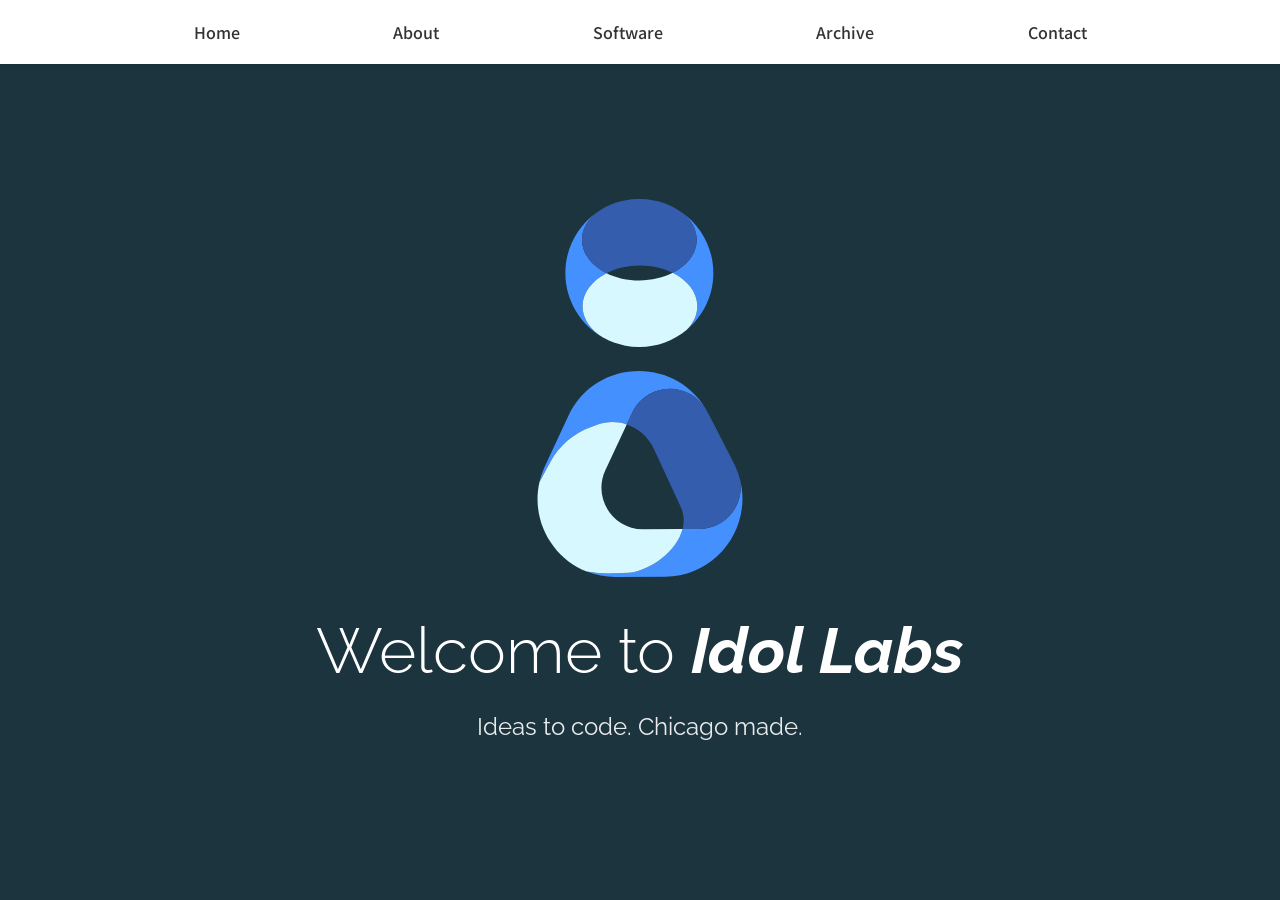
<file: index.html>
<!DOCTYPE html>
<html lang="en">
<head>
    <meta charset="UTF-8">
    <meta name="viewport" content="width=device-width, initial-scale=1.0">
    <title>Idol Labs</title>
    <link rel="preconnect" href="https://fonts.googleapis.com">
    <link rel="preconnect" href="https://fonts.gstatic.com" crossorigin>
    <link href="https://fonts.googleapis.com/css2?family=Noto+Sans+JP:wght@100..900&family=Raleway:ital,wght@0,100..900;1,100..900&display=swap" rel="stylesheet">
    <link rel="stylesheet" href="styles.css">
</head>
<body class="home">
    <header>
        <nav>
            <input
                type="checkbox"
                id="site-nav-toggle"
                class="site-nav-toggle"
            >
            <label
                for="site-nav-toggle"
                class="hamburger"
                aria-label="Menu"
            >
                <span></span>
                <span></span>
                <span></span>
            </label>
            <div class="nav-links">
                <a href="#">Home</a>
                <a href="about.html">About</a>
                <div class="nav-dropdown">
                    <input
                        type="checkbox"
                        id="software-nav-toggle"
                        class="software-nav-toggle"
                    >
                    <label
                        for="software-nav-toggle"
                        class="nav-dropdown-mobile-trigger"
                    >
                        Software
                    </label>
                    <button
                        type="button"
                        class="nav-dropdown-desktop-trigger"
                    >
                        Software
                    </button>
                    <div class="nav-dropdown-panel">
                        <a href="rhyme-offline/index.html">Rhyme Offline</a>
                    </div>
                </div>
                <a href="archive.html">Archive</a>
                <a href="contact.html">Contact</a>
            </div>
        </nav>
    </header>
    <div id="body-container">
        <div class="home-logo">
            <img
                src="images/idollabslogo.svg"
                alt="Idol Labs logo"
                class="home-logo-image"
            >
        </div>
        <div>
            <h1>Welcome to <span class="idol-labs-text">Idol Labs</span></h1>
        </div>
        <div>
            <h2>Ideas to code. Chicago made.</h2>
        </div>
    </div>
</body>
</html>
</file>
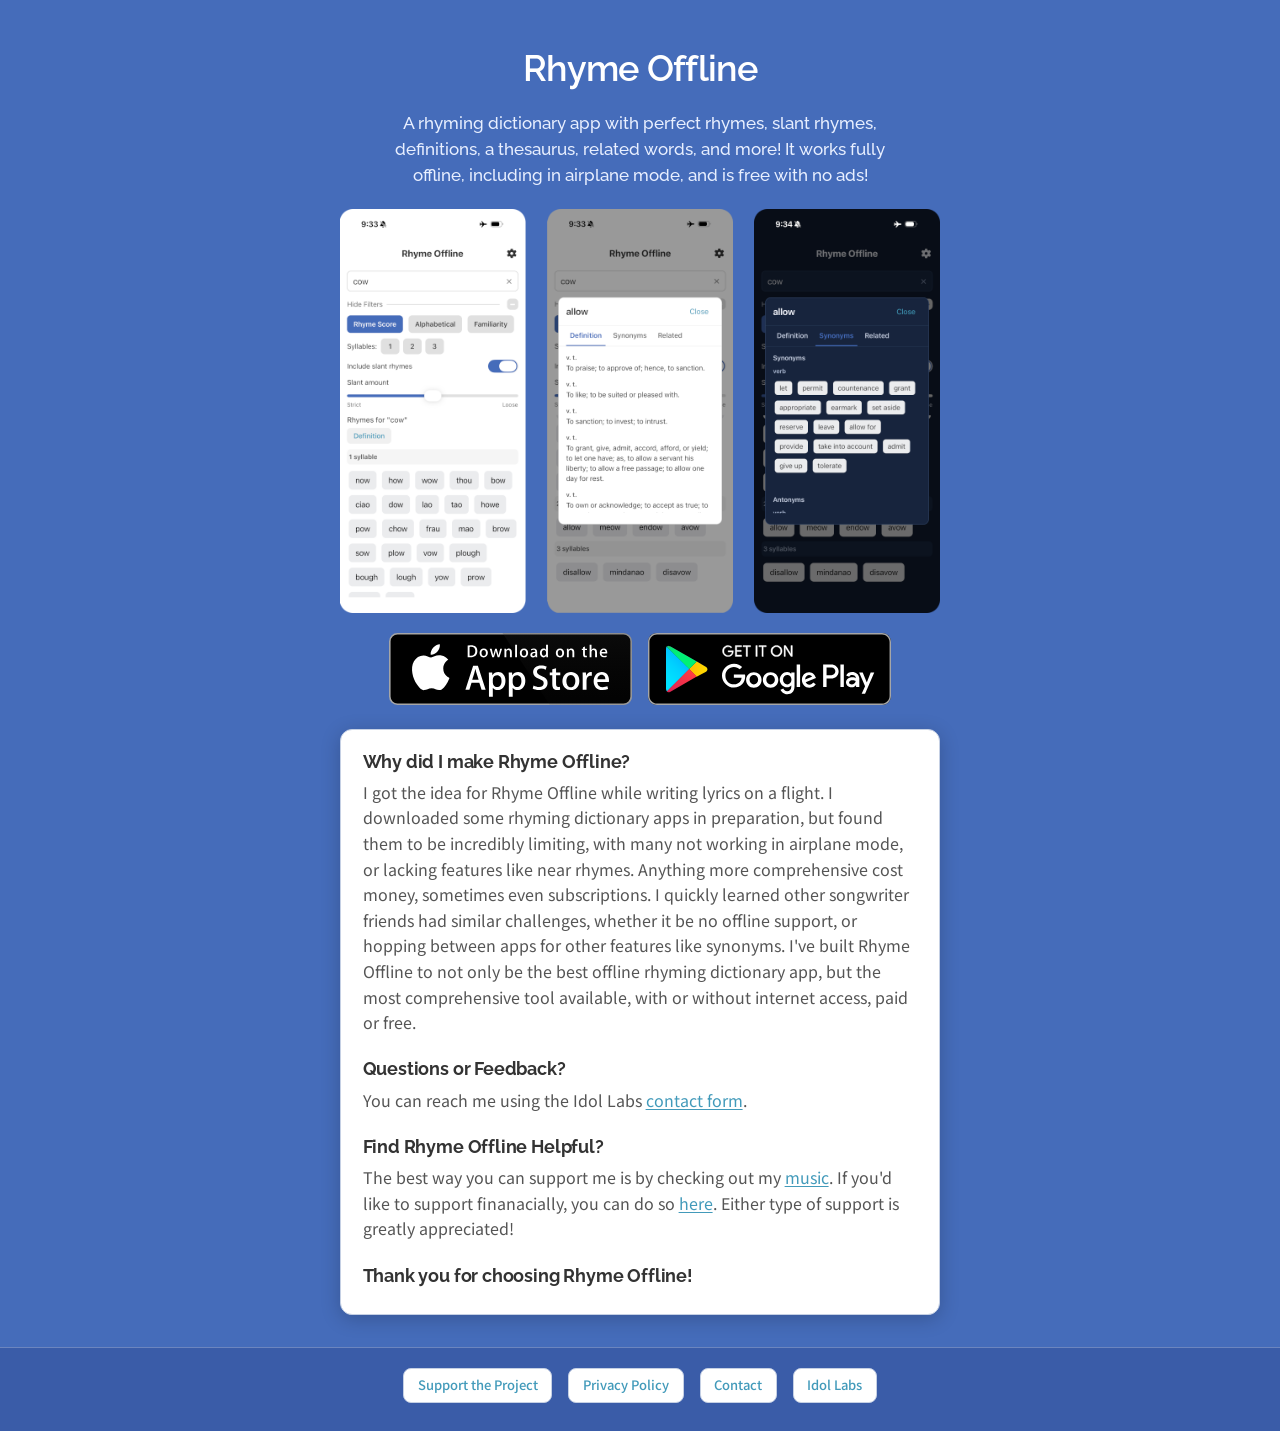
<file: rhyme-offline/index.html>
<!DOCTYPE html>
<html lang="en">
<head>
    <meta charset="UTF-8">
    <meta name="viewport" content="width=device-width, initial-scale=1.0">
    <title>Rhyme Offline | Idol Labs</title>
    <link rel="preconnect" href="https://fonts.googleapis.com">
    <link rel="preconnect" href="https://fonts.gstatic.com" crossorigin>
    <link
        href="https://fonts.googleapis.com/css2?family=Noto+Sans+JP:wght@100..900&family=Raleway:ital,wght@0,100..900;1,100..900&display=swap"
        rel="stylesheet"
    >
    <link rel="stylesheet" href="styles.css">
</head>
<body class="rhyme-offline">
    <main class="rhyme-offline-main" id="body-container">
        <header class="rhyme-offline-hero">
            <h1 class="rhyme-offline-title">Rhyme Offline</h1>
            <p class="rhyme-offline-tagline">
                A rhyming dictionary app with perfect rhymes, slant rhymes,
                definitions, a thesaurus, related words, and more! It works fully offline,
                including in airplane mode, and is free with no ads!
            </p>
            <img
                class="rhyme-offline-banner"
                src="../images/rhyme-offline-website-banner.png"
                alt="Rhyme Offline app screenshots showing rhyme search, definitions, and synonyms"
                width="1426"
                height="960"
            >
            <div class="rhyme-offline-store-badges">
                <a
                    class="rhyme-offline-store-badge"
                    href="https://apps.apple.com/us/app/rhyme-offline/id6759349752"
                    rel="noopener noreferrer"
                    target="_blank"
                >
                    <img
                        src="../images/download-on-the-app-store-apple-logo-svgrepo-com.svg"
                        alt="Download on the App Store"
                        height="72"
                        width="243"
                    >
                </a>
                <a
                    class="rhyme-offline-store-badge"
                    href="https://play.google.com/store/apps/details?id=com.idollabs.rhymeoffline"
                    rel="noopener noreferrer"
                    target="_blank"
                >
                    <img
                        src="../images/google-play-badge-logo-svgrepo-com.svg"
                        alt="Get it on Google Play"
                        height="72"
                        width="243"
                    >
                </a>
            </div>
        </header>

        <section class="rhyme-offline-card" aria-label="About Rhyme Offline">
            <h2 class="rhyme-offline-card-heading">Why did I make Rhyme Offline?</h2>
            <p>
                I got the idea for Rhyme Offline while writing lyrics on a flight.
                I downloaded some rhyming dictionary apps in preparation,
                but found them to be incredibly limiting, with many not working in airplane mode, or lacking features like near rhymes.
                Anything more comprehensive cost money, sometimes even subscriptions.
                I quickly learned other songwriter friends had similar challenges, whether it be no offline support,
                or hopping between apps for other features like synonyms. I've built Rhyme Offline to not only
                be the best offline rhyming dictionary app, but the most comprehensive tool available, with or without internet 
                access, paid or free.
            </p>
            <h2 class="rhyme-offline-card-heading">Questions or Feedback?</h2>
            <p>
                You can reach me using the Idol Labs <a href="../contact.html">contact form</a>.
            </p>
            <h2 class="rhyme-offline-card-heading">Find Rhyme Offline Helpful?</h2>
            <p>
                The best way you can support me is by checking out my
                <a href="https://linktr.ee/disinvitedmusic">music</a>.
                If you'd like to support finanacially, you can do so <a href="https://www.paypal.com/donate/?hosted_button_id=JQPXW9JBH3Z46">here</a>.
                Either type of support is greatly appreciated!
            </p>
            <h2 class="rhyme-offline-card-heading">Thank you for choosing Rhyme Offline!</h2>
        </section>
    </main>
    <footer class="rhyme-offline-footer">
        <nav class="rhyme-offline-footer-nav" aria-label="Legal and contact">
            <a class="rhyme-offline-footer-link" href="support-the-project.html">
                Support the Project
            </a>
            <a class="rhyme-offline-footer-link" href="privacy-policy.html">
                Privacy Policy
            </a>
            <a class="rhyme-offline-footer-link" href="../contact.html">
                Contact
            </a>
            <a class="rhyme-offline-footer-link" href="../index.html">
                Idol Labs
            </a>
        </nav>
    </footer>
</body>
</html>
</file>
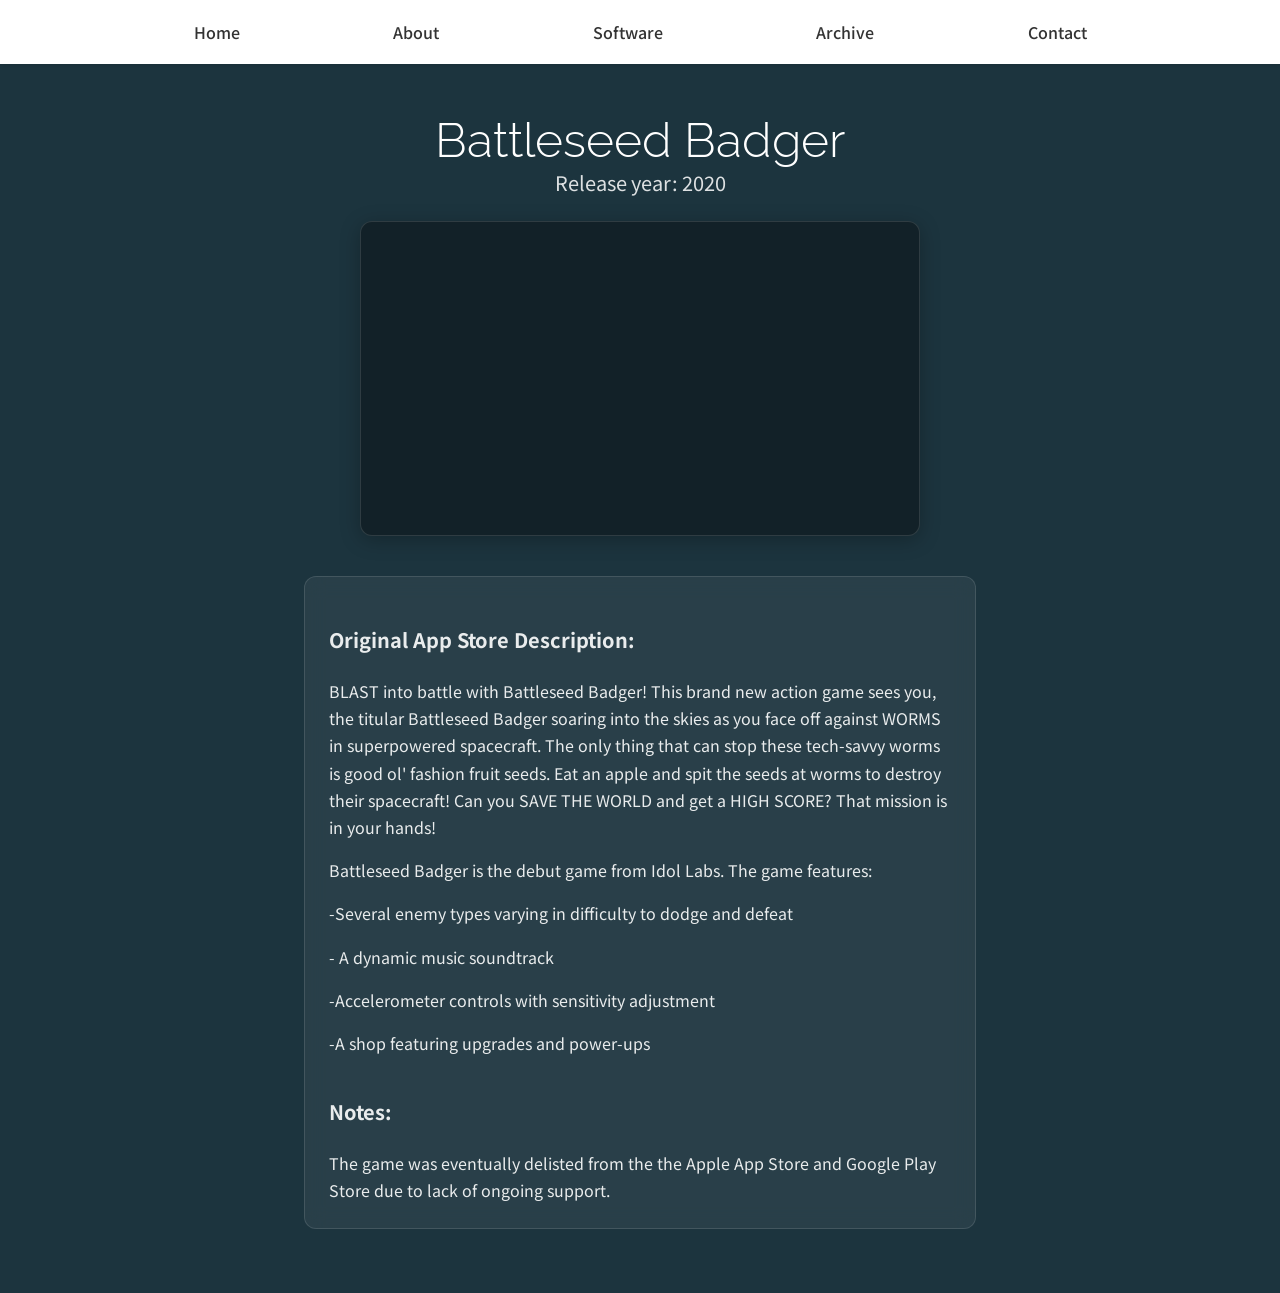
<file: archive/battleseed-badger/index.html>
<!DOCTYPE html>
<html lang="en">
<head>
    <meta charset="UTF-8">
    <meta name="viewport" content="width=device-width, initial-scale=1.0">
    <title>Battleseed Badger | Idol Labs</title>
    <link rel="preconnect" href="https://fonts.googleapis.com">
    <link rel="preconnect" href="https://fonts.gstatic.com" crossorigin>
    <link
        href="https://fonts.googleapis.com/css2?family=Noto+Sans+JP:wght@100..900&family=Raleway:ital,wght@0,100..900;1,100..900&display=swap"
        rel="stylesheet"
    >
    <link rel="stylesheet" href="../../styles.css">
</head>
<body>
    <header>
        <nav>
            <input
                type="checkbox"
                id="site-nav-toggle"
                class="site-nav-toggle"
            >
            <label
                for="site-nav-toggle"
                class="hamburger"
                aria-label="Menu"
            >
                <span></span>
                <span></span>
                <span></span>
            </label>
            <div class="nav-links">
                <a href="../../index.html">Home</a>
                <a href="../../about.html">About</a>
                <div class="nav-dropdown">
                    <input
                        type="checkbox"
                        id="software-nav-toggle"
                        class="software-nav-toggle"
                    >
                    <label
                        for="software-nav-toggle"
                        class="nav-dropdown-mobile-trigger"
                    >
                        Software
                    </label>
                    <button
                        type="button"
                        class="nav-dropdown-desktop-trigger"
                    >
                        Software
                    </button>
                    <div class="nav-dropdown-panel">
                        <a href="../../rhyme-offline/index.html">Rhyme Offline</a>
                    </div>
                </div>
                <a href="../../archive.html" aria-current="page">Archive</a>
                <a href="../../contact.html">Contact</a>
            </div>
        </nav>
    </header>

    <main id="body-container">
        <h1 class="page-title">Battleseed Badger</h1>
        <p class="page-subtitle">Release year: 2020</p>
        <div class="archive-detail-video">
        <iframe width="560" height="315" src="https://www.youtube.com/embed/Eu635z7KG9I?si=8TSA2pdmAyRyV4ox"
            title="YouTube video player" frameborder="0"
            allow="accelerometer; autoplay; clipboard-write; encrypted-media; gyroscope; picture-in-picture; web-share"
            referrerpolicy="strict-origin-when-cross-origin" allowfullscreen>
        </iframe>
        </div>
        <section class="about-card" aria-label="About Battleseed Badger">
            <h3>Original App Store Description:</h3>
            <p>
                BLAST into battle with Battleseed Badger! This brand new action game sees you, the titular Battleseed Badger soaring
                into the skies as you face off against WORMS in superpowered spacecraft. The only thing that can stop these tech-savvy
                worms is good ol' fashion fruit seeds. Eat an apple and spit the seeds at worms to destroy their spacecraft! Can you
                SAVE THE WORLD and get a HIGH SCORE? That mission is in your hands!
            </p> 
            <p>
                Battleseed Badger is the debut game from Idol Labs. The game features:
            </p>
            <p>
                -Several enemy types varying in difficulty to dodge and defeat
            </p>
            <p>
                - A dynamic music soundtrack
            </p>
            <p>
                -Accelerometer controls with sensitivity adjustment
            </p>
            <p>
                -A shop featuring upgrades and power-ups
            </p>
            <h3>Notes:</h3>
            <p>
                The game was eventually delisted from the the Apple App Store and Google Play Store
                due to lack of ongoing support.
            </p>
        </section>
    </main>
</body>
</html>
</file>
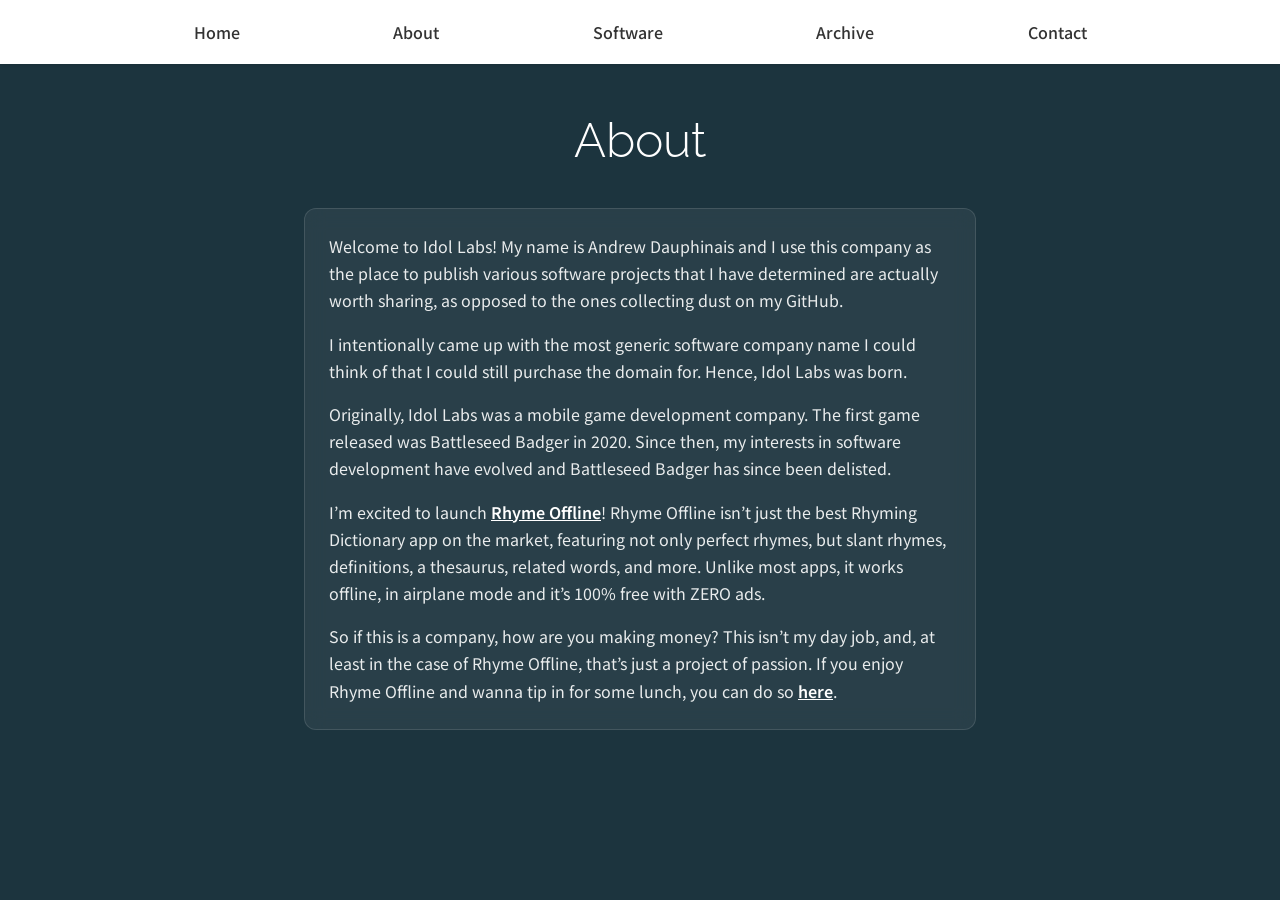
<file: about.html>
<!DOCTYPE html>
<html lang="en">
<head>
    <meta charset="UTF-8">
    <meta name="viewport" content="width=device-width, initial-scale=1.0">
    <title>About | Idol Labs</title>
    <link rel="preconnect" href="https://fonts.googleapis.com">
    <link rel="preconnect" href="https://fonts.gstatic.com" crossorigin>
    <link
        href="https://fonts.googleapis.com/css2?family=Noto+Sans+JP:wght@100..900&family=Raleway:ital,wght@0,100..900;1,100..900&display=swap"
        rel="stylesheet"
    >
    <link rel="stylesheet" href="styles.css">
</head>
<body>
    <header>
        <nav>
            <input
                type="checkbox"
                id="site-nav-toggle"
                class="site-nav-toggle"
            >
            <label
                for="site-nav-toggle"
                class="hamburger"
                aria-label="Menu"
            >
                <span></span>
                <span></span>
                <span></span>
            </label>
            <div class="nav-links">
                <a href="index.html">Home</a>
                <a href="about.html" aria-current="page">About</a>
                <div class="nav-dropdown">
                    <input
                        type="checkbox"
                        id="software-nav-toggle"
                        class="software-nav-toggle"
                    >
                    <label
                        for="software-nav-toggle"
                        class="nav-dropdown-mobile-trigger"
                    >
                        Software
                    </label>
                    <button
                        type="button"
                        class="nav-dropdown-desktop-trigger"
                    >
                        Software
                    </button>
                    <div class="nav-dropdown-panel">
                        <a href="rhyme-offline/index.html">Rhyme Offline</a>
                    </div>
                </div>
                <a href="archive.html">Archive</a>
                <a href="contact.html">Contact</a>
            </div>
        </nav>
    </header>

    <main id="body-container">
        <h1 class="page-title">About</h1>
        <section class="about-card" aria-label="About Idol Labs">
            <p>
                Welcome to Idol Labs! My name is Andrew Dauphinais and I use this
                company as the place to publish various software projects that I
                have determined are actually worth sharing, as opposed to the
                ones collecting dust on my GitHub.
            </p>
            <p>
                I intentionally came up with the most generic software company
                name I could think of that I could still purchase the domain
                for. Hence, Idol Labs was born.
            </p>
            <p>
                Originally, Idol Labs was a mobile game development company.
                The first game released was Battleseed Badger in 2020. Since
                then, my interests in software development have evolved and
                Battleseed Badger has since been delisted.
            </p>
            <p>
                I&rsquo;m excited to launch <a href="rhyme-offline/index.html">Rhyme Offline</a>! Rhyme Offline
                isn&rsquo;t just the best Rhyming Dictionary app on the market,
                featuring not only perfect rhymes, but slant rhymes,
                definitions, a thesaurus, related words, and more. Unlike most
                apps, it works offline, in airplane mode and it&rsquo;s 100%
                free with ZERO ads.
            </p>
            <p>
                So if this is a company, how are you making money? This
                isn&rsquo;t my day job, and, at least in the case of Rhyme
                Offline, that&rsquo;s just a project of passion. If you enjoy
                Rhyme Offline and wanna tip in for some lunch, you can do so
                <a href="rhyme-offline/support-the-project.html">here</a>.
            </p>
        </section>
    </main>
</body>
</html>
</file>
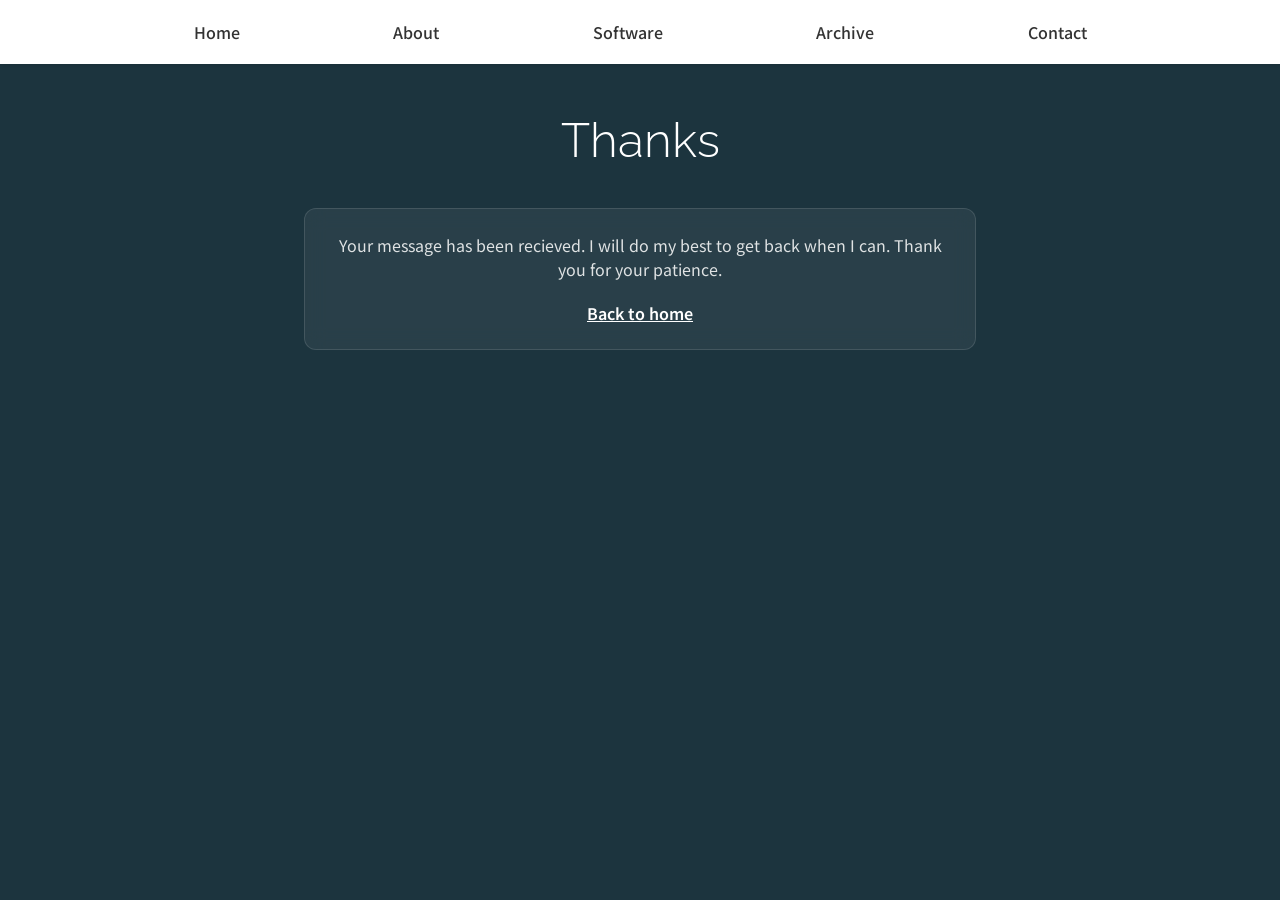
<file: contact-thanks.html>
<!DOCTYPE html>
<html lang="en">
<head>
    <meta charset="UTF-8">
    <meta name="viewport" content="width=device-width, initial-scale=1.0">
    <title>Message sent | Idol Labs</title>
    <link rel="preconnect" href="https://fonts.googleapis.com">
    <link rel="preconnect" href="https://fonts.gstatic.com" crossorigin>
    <link
        href="https://fonts.googleapis.com/css2?family=Noto+Sans+JP:wght@100..900&family=Raleway:ital,wght@0,100..900;1,100..900&display=swap"
        rel="stylesheet"
    >
    <link rel="stylesheet" href="styles.css">
</head>
<body>
    <header>
        <nav>
            <input
                type="checkbox"
                id="site-nav-toggle"
                class="site-nav-toggle"
            >
            <label
                for="site-nav-toggle"
                class="hamburger"
                aria-label="Menu"
            >
                <span></span>
                <span></span>
                <span></span>
            </label>
            <div class="nav-links">
                <a href="index.html">Home</a>
                <a href="about.html">About</a>
                <div class="nav-dropdown">
                    <input
                        type="checkbox"
                        id="software-nav-toggle"
                        class="software-nav-toggle"
                    >
                    <label
                        for="software-nav-toggle"
                        class="nav-dropdown-mobile-trigger"
                    >
                        Software
                    </label>
                    <button
                        type="button"
                        class="nav-dropdown-desktop-trigger"
                    >
                        Software
                    </button>
                    <div class="nav-dropdown-panel">
                        <a href="rhyme-offline/index.html">Rhyme Offline</a>
                    </div>
                </div>
                <a href="archive.html">Archive</a>
                <a href="contact.html">Contact</a>
            </div>
        </nav>
    </header>

    <main id="body-container">
        <h1 class="page-title">Thanks</h1>
        <section class="contact-card thank-you-card" aria-label="Confirmation">
            <p class="contact-note thank-you-lead">
                Your message has been recieved. I will do my best to get back when I can. Thank you for your patience.
            </p>
            <p class="contact-note">
                <a href="index.html">Back to home</a>
            </p>
        </section>
    </main>
</body>
</html>
</file>
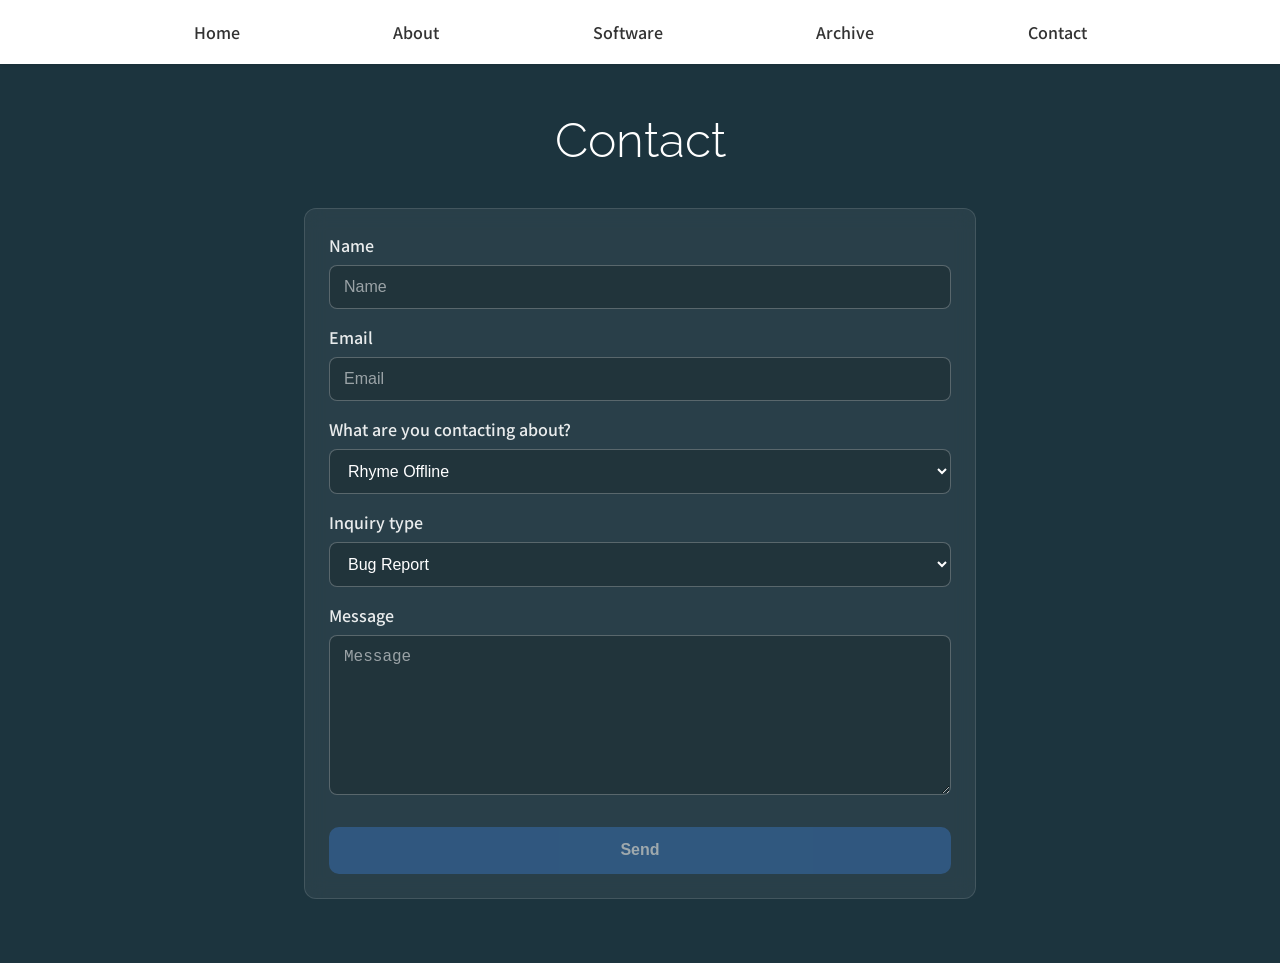
<file: contact.html>
<!DOCTYPE html>
<html lang="en">
<head>
    <meta charset="UTF-8">
    <meta name="viewport" content="width=device-width, initial-scale=1.0">
    <title>Contact | Idol Labs</title>
    <link rel="preconnect" href="https://fonts.googleapis.com">
    <link rel="preconnect" href="https://fonts.gstatic.com" crossorigin>
    <link
        href="https://fonts.googleapis.com/css2?family=Noto+Sans+JP:wght@100..900&family=Raleway:ital,wght@0,100..900;1,100..900&display=swap"
        rel="stylesheet"
    >
    <link rel="stylesheet" href="styles.css">
    <script src="contact.js" defer></script>
    <script src="https://www.google.com/recaptcha/api.js" async defer></script>
</head>
<body>
    <header>
        <nav>
            <input
                type="checkbox"
                id="site-nav-toggle"
                class="site-nav-toggle"
            >
            <label
                for="site-nav-toggle"
                class="hamburger"
                aria-label="Menu"
            >
                <span></span>
                <span></span>
                <span></span>
            </label>
            <div class="nav-links">
                <a href="index.html">Home</a>
                <a href="about.html">About</a>
                <div class="nav-dropdown">
                    <input
                        type="checkbox"
                        id="software-nav-toggle"
                        class="software-nav-toggle"
                    >
                    <label
                        for="software-nav-toggle"
                        class="nav-dropdown-mobile-trigger"
                    >
                        Software
                    </label>
                    <button
                        type="button"
                        class="nav-dropdown-desktop-trigger"
                    >
                        Software
                    </button>
                    <div class="nav-dropdown-panel">
                        <a href="rhyme-offline/index.html">Rhyme Offline</a>
                    </div>
                </div>
                <a href="archive.html">Archive</a>
                <a href="contact.html" aria-current="page">Contact</a>
            </div>
        </nav>
    </header>

    <main id="body-container">
        <h1 class="page-title">Contact</h1>
        <section class="contact-card" aria-label="Contact form">
            <form
                class="contact-form"
                action="https://submit-form.com/nq417uy6W"
                method="POST"
            >
                <label class="visually-hidden" for="company">
                    Company (leave blank)
                </label>
                <input
                    class="visually-hidden"
                    type="checkbox"
                    id="company"
                    name="_honeypot"
                    tabindex="-1"
                    autocomplete="off"
                >

                <div class="form-field">
                    <label for="name">Name</label>
                    <input
                        type="text"
                        id="name"
                        name="name"
                        placeholder="Name"
                        required
                    >
                </div>

                <div class="form-field">
                    <label for="email">Email</label>
                    <input
                        type="email"
                        id="email"
                        name="email"
                        placeholder="Email"
                        required
                    >
                </div>

                <input
                    type="hidden"
                    id="email-subject"
                    name="_email.subject"
                    value="[Contact] New message"
                >

                <div class="form-field">
                    <label for="topic">What are you contacting about?</label>
                    <select id="topic" name="topic" required>
                        <option value="Rhyme Offline">Rhyme Offline</option>
                        <option value="Other Inquiry">Other Inquiry</option>
                    </select>
                </div>

                <div class="form-field">
                    <label for="inquiryType">Inquiry type</label>
                    <select id="inquiryType" name="inquiryType" required>
                        <option value="Bug Report">Bug Report</option>
                        <option value="Feature Suggestion">Feature Suggestion</option>
                        <option value="General Inquiry">General Inquiry</option>
                    </select>
                </div>

                <div class="form-field">
                    <label for="message">Message</label>
                    <textarea
                        id="message"
                        name="message"
                        placeholder="Message"
                        rows="7"
                        required
                    ></textarea>
                </div>

                <div class="form-field">
                    <div
                        class="g-recaptcha"
                        data-sitekey="6LcU-J4sAAAAANp_nRkWhXwvJfX1ADHPRF-gFXNK"
                        data-callback="onContactRecaptchaSuccess"
                        data-expired-callback="onContactRecaptchaExpired"
                    ></div>
                </div>

                <button class="primary-button" type="submit" disabled>Send</button>
            </form>
        </section>
    </main>
</body>
</html>
</file>
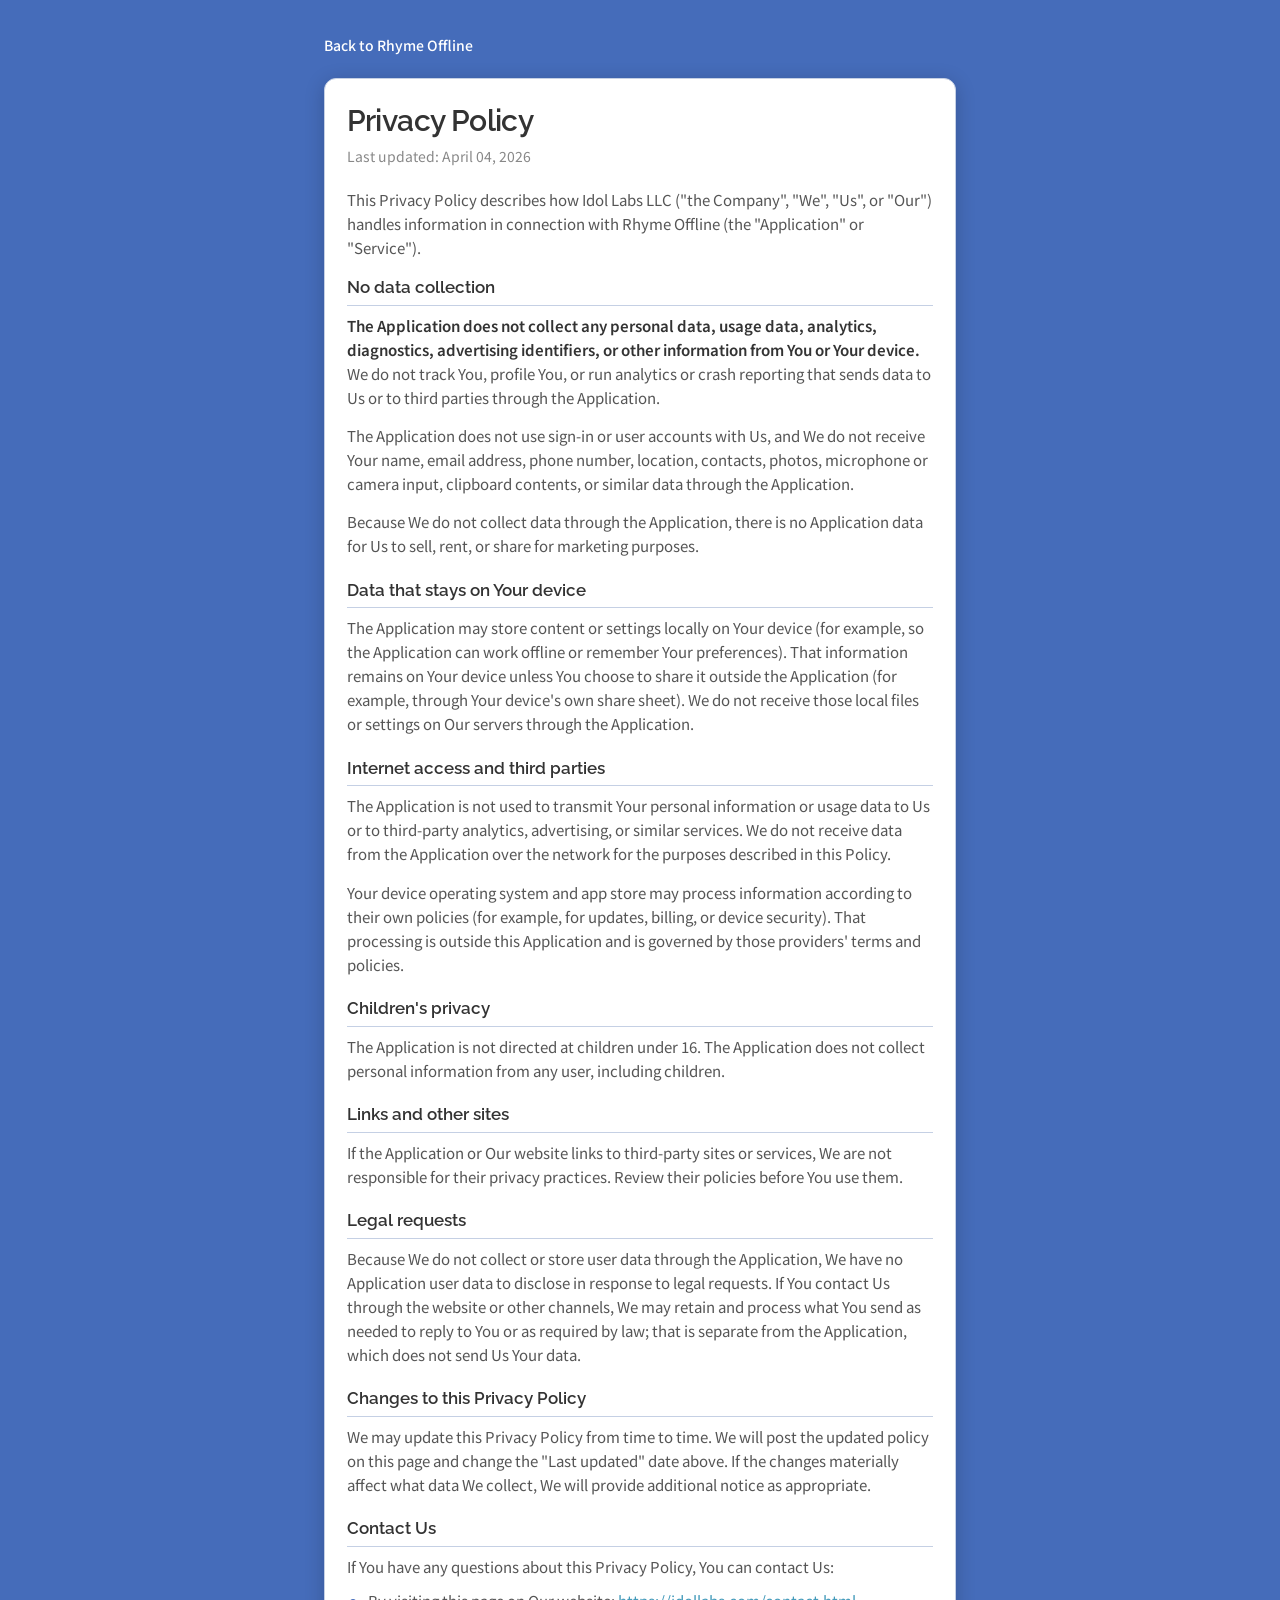
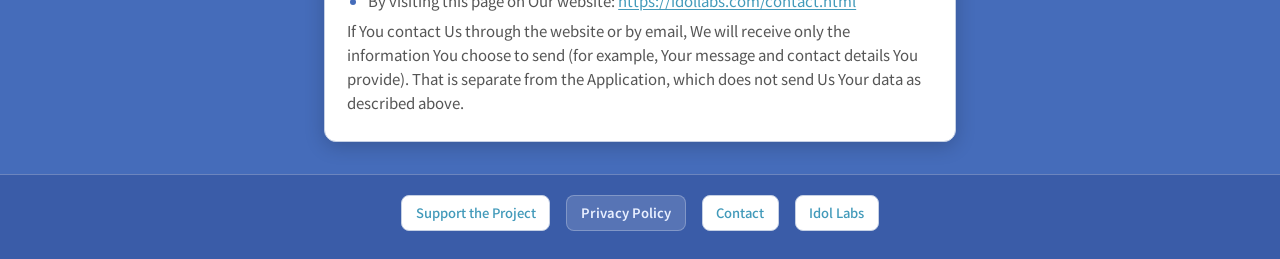
<file: rhyme-offline/privacy-policy.html>
<!DOCTYPE html>
<html lang="en">
<head>
    <meta charset="UTF-8">
    <meta name="viewport" content="width=device-width, initial-scale=1.0">
    <title>Privacy Policy | Rhyme Offline</title>
    <link rel="preconnect" href="https://fonts.googleapis.com">
    <link rel="preconnect" href="https://fonts.gstatic.com" crossorigin>
    <link
        href="https://fonts.googleapis.com/css2?family=Noto+Sans+JP:wght@100..900&family=Raleway:ital,wght@0,100..900;1,100..900&display=swap"
        rel="stylesheet"
    >
    <link rel="stylesheet" href="styles.css">
</head>
<body class="rhyme-offline">
    <main class="rhyme-offline-main rhyme-offline-main--legal" id="body-container">
        <p class="rhyme-offline-back-wrap">
            <a class="rhyme-offline-back" href="index.html">Back to Rhyme Offline</a>
        </p>
        <article class="rhyme-offline-card rhyme-offline-legal">
            <h1 class="rhyme-offline-legal-title">Privacy Policy</h1>
            <p class="rhyme-offline-legal-meta">Last updated: April 04, 2026</p>
            <p>
                This Privacy Policy describes how Idol Labs LLC (&quot;the Company&quot;, &quot;We&quot;,
                &quot;Us&quot;, or &quot;Our&quot;) handles information in connection with Rhyme Offline
                (the &quot;Application&quot; or &quot;Service&quot;).
            </p>
            <h2>No data collection</h2>
            <p>
                <strong>The Application does not collect any personal data, usage data, analytics,
                diagnostics, advertising identifiers, or other information from You or Your device.</strong>
                We do not track You, profile You, or run analytics or crash reporting that sends data to
                Us or to third parties through the Application.
            </p>
            <p>
                The Application does not use sign-in or user accounts with Us, and We do not receive
                Your name, email address, phone number, location, contacts, photos, microphone or camera
                input, clipboard contents, or similar data through the Application.
            </p>
            <p>
                Because We do not collect data through the Application, there is no Application data for
                Us to sell, rent, or share for marketing purposes.
            </p>
            <h2>Data that stays on Your device</h2>
            <p>
                The Application may store content or settings locally on Your device (for example, so the
                Application can work offline or remember Your preferences). That information remains on Your
                device unless You choose to share it outside the Application (for example, through Your
                device&apos;s own share sheet). We do not receive those local files or settings on Our
                servers through the Application.
            </p>
            <h2>Internet access and third parties</h2>
            <p>
                The Application is not used to transmit Your personal information or usage data to Us or
                to third-party analytics, advertising, or similar services. We do not receive data from
                the Application over the network for the purposes described in this Policy.
            </p>
            <p>
                Your device operating system and app store may process information according to their own
                policies (for example, for updates, billing, or device security). That processing is
                outside this Application and is governed by those providers&apos; terms and policies.
            </p>
            <h2>Children&apos;s privacy</h2>
            <p>
                The Application is not directed at children under 16. The Application does not collect
                personal information from any user, including children.
            </p>
            <h2>Links and other sites</h2>
            <p>
                If the Application or Our website links to third-party sites or services, We are not
                responsible for their privacy practices. Review their policies before You use them.
            </p>
            <h2>Legal requests</h2>
            <p>
                Because We do not collect or store user data through the Application, We have no
                Application user data to disclose in response to legal requests. If You contact Us through
                the website or other channels, We may retain and process what You send as needed to reply
                to You or as required by law; that is separate from the Application, which does not send
                Us Your data.
            </p>
            <h2>Changes to this Privacy Policy</h2>
            <p>
                We may update this Privacy Policy from time to time. We will post the updated policy on
                this page and change the &quot;Last updated&quot; date above. If the changes materially
                affect what data We collect, We will provide additional notice as appropriate.
            </p>
            <h2>Contact Us</h2>
            <p>If You have any questions about this Privacy Policy, You can contact Us:</p>
            <ul>
                <li>
                    By visiting this page on Our website:
                    <a
                        href="https://idollabs.com/contact.html"
                        rel="external nofollow noopener"
                        target="_blank"
                    >https://idollabs.com/contact.html</a>
                </li>
            </ul>
            <p>
                If You contact Us through the website or by email, We will receive only the information
                You choose to send (for example, Your message and contact details You provide). That is
                separate from the Application, which does not send Us Your data as described above.
            </p>
        </article>
    </main>
    <footer class="rhyme-offline-footer">
        <nav class="rhyme-offline-footer-nav" aria-label="Legal and contact">
            <a class="rhyme-offline-footer-link" href="support-the-project.html">
                Support the Project
            </a>
            <span class="rhyme-offline-footer-current" aria-current="page">
                Privacy Policy
            </span>
            <a class="rhyme-offline-footer-link" href="../contact.html">Contact</a>
            <a class="rhyme-offline-footer-link" href="../index.html">
                Idol Labs
            </a>
        </nav>
    </footer>
</body>
</html>
</file>
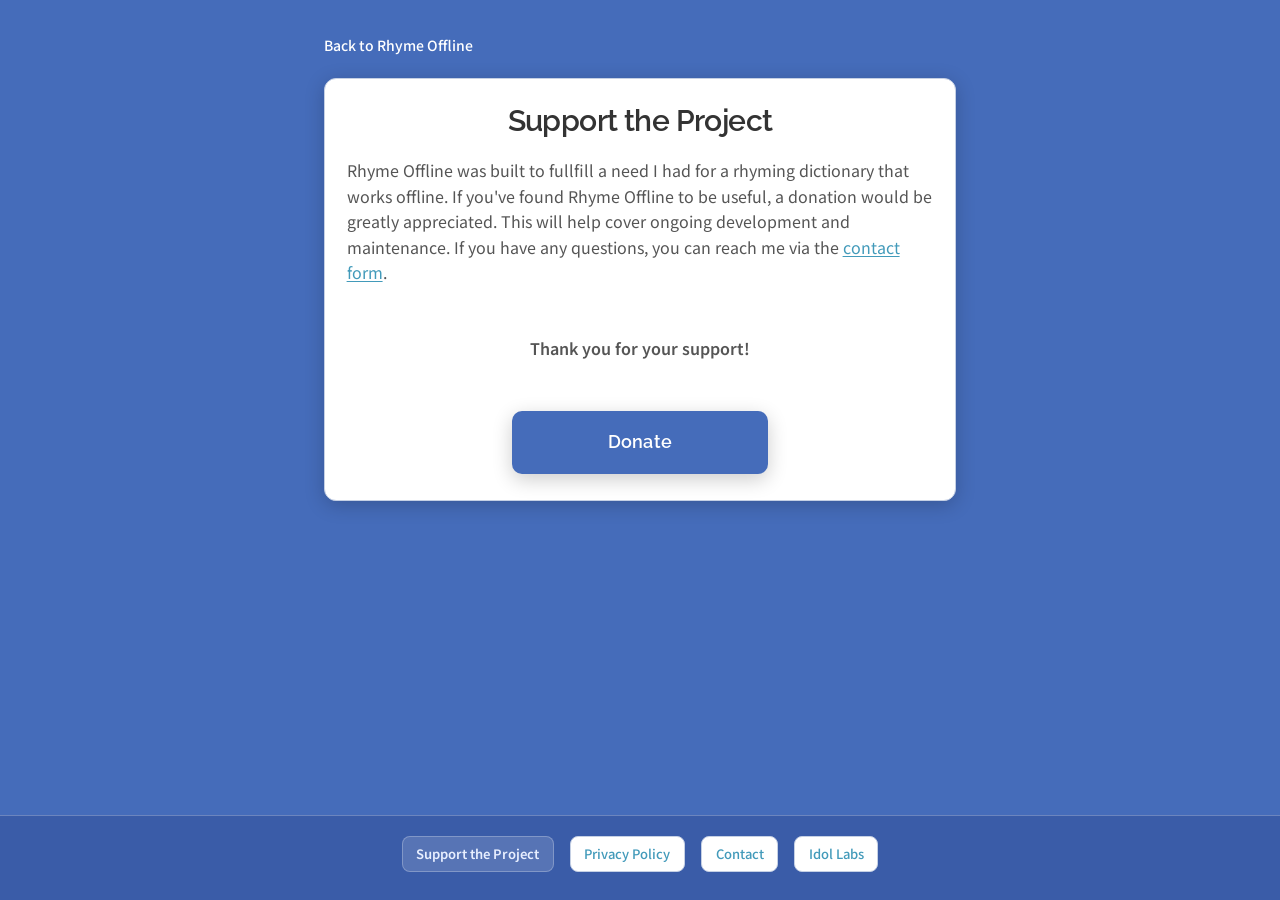
<file: rhyme-offline/support-the-project.html>
<!DOCTYPE html>
<html lang="en">
<head>
    <meta charset="UTF-8">
    <meta name="viewport" content="width=device-width, initial-scale=1.0">
    <title>Support the Project | Rhyme Offline</title>
    <link rel="preconnect" href="https://fonts.googleapis.com">
    <link rel="preconnect" href="https://fonts.gstatic.com" crossorigin>
    <link
        href="https://fonts.googleapis.com/css2?family=Noto+Sans+JP:wght@100..900&family=Raleway:ital,wght@0,100..900;1,100..900&display=swap"
        rel="stylesheet"
    >
    <link rel="stylesheet" href="styles.css">
</head>
<body class="rhyme-offline">
    <main class="rhyme-offline-main rhyme-offline-main--legal" id="body-container">
        <p class="rhyme-offline-back-wrap">
            <a class="rhyme-offline-back" href="index.html">Back to Rhyme Offline</a>
        </p>
        <section
            class="rhyme-offline-card rhyme-offline-support"
            aria-label="Support Rhyme Offline"
        >
            <h1 class="rhyme-offline-support-title">Support the Project</h1>
            <p>
                Rhyme Offline was built to fullfill a need I had for a rhyming dictionary that works offline. 
                If you've found Rhyme Offline to be useful, a donation would be greatly appreciated. This will
                help cover ongoing development and maintenance. If you have any questions, you can reach me via the 
                <a href="../contact.html">contact form</a>.
            </p>
            <br/>
            <p class="rhyme-offline-support-thanks">Thank you for your support!</p>
            <br/>
            <p class="rhyme-offline-donate-wrap">
                <a
                    class="rhyme-offline-donate-button"
                    href="https://www.paypal.com/donate/?hosted_button_id=JQPXW9JBH3Z46"
                    rel="external noopener noreferrer"
                    target="_blank"
                >
                    Donate
                </a>
            </p>
        </section>
    </main>
    <footer class="rhyme-offline-footer">
        <nav class="rhyme-offline-footer-nav" aria-label="Legal and contact">
            <span class="rhyme-offline-footer-current" aria-current="page">
                Support the Project
            </span>
            <a class="rhyme-offline-footer-link" href="privacy-policy.html">
                Privacy Policy
            </a>
            <a class="rhyme-offline-footer-link" href="../contact.html">Contact</a>
            <a class="rhyme-offline-footer-link" href="../index.html">
                Idol Labs
            </a>
        </nav>
    </footer>
</body>
</html>
</file>
<file: styles.css>
*{
    margin: 0;
    padding: 0;
    box-sizing: border-box;
}

body{
    font-family: "Noto Sans JP", sans-serif;
    font-optical-sizing: auto;
    font-weight: 400;
    font-style: normal;
    background-color: #1c343e;
    padding-top: 4rem;
}

#body-container {
    padding: 0 1rem;
}

.home #body-container {
    min-height: calc(100vh - 4rem);
    display: flex;
    flex-direction: column;
    align-items: center;
    justify-content: center;
    gap: 0.75rem;
    padding: 0 1rem 1.5rem;
}

.home-logo {
    display: flex;
    justify-content: center;
    margin-top: 0;
}

.home-logo-image {
    width: min(18rem, 70vw);
    height: auto;
    max-height: 42vh;
    display: block;
}

.home-logo + div h1 {
    padding-top: 1.5rem;
}

@media (max-height: 44rem) {
    .home-logo {
        margin-top: 0;
    }

    .home-logo-image {
        max-height: 34vh;
        width: min(16rem, 70vw);
    }

    .home-logo + div h1 {
        padding-top: 1.1rem;
    }

    h1 {
        font-size: 3.25rem;
        padding-top: 2rem;
    }

    h2 {
        font-size: 1.25rem;
    }
}

h1 {
    font-family: "Raleway", sans-serif;
    font-optical-sizing: auto;
    font-weight: 300;
    font-style: normal;
    text-align: center;
    padding-top: 3rem;
    color: #ffffff;
    font-size: 4rem;
}

h1 span.idol-labs-text {
    font-weight: 700;
    font-style: italic;
}

h2 {
    font-family: "Raleway", sans-serif;
    font-optical-sizing: auto;
    font-weight: 400;
    font-style: normal;
    text-align: center;
    padding-top: 0.75rem;
    color: rgba(255, 255, 255, 0.9);
    font-size: 1.5rem;
}

header {
    position: fixed;
    top: 0;
    left: 0;
    right: 0;
    z-index: 100;
    width: 100%;
    background-color: #ffffff;
    box-shadow: 0 0.125rem 0.25rem rgba(0, 0, 0, 0.1);
    padding: 0 2rem;
}

header nav {
    display: flex;
    align-items: center;
    justify-content: center;
    height: 4rem;
    width: 100%;
    max-width: 75rem;
    margin: 0 auto;
}

.nav-links {
    display: flex;
    align-items: center;
    justify-content: space-evenly;
    width: 100%;
}

.nav-links a {
    text-decoration: none;
    color: #333;
    font-weight: 500;
    font-size: 1rem;
    transition: color 0.2s ease;
}

.nav-links a:hover {
    color: #4490fe;
}

.nav-dropdown {
    position: relative;
    display: flex;
    align-items: center;
    justify-content: center;
}

.software-nav-toggle {
    position: absolute;
    width: 1px;
    height: 1px;
    padding: 0;
    margin: -1px;
    overflow: hidden;
    clip: rect(0, 0, 0, 0);
    white-space: nowrap;
    border: 0;
}

.nav-dropdown-desktop-trigger {
    display: none;
    align-items: center;
    border: none;
    background: none;
    cursor: pointer;
    font: inherit;
    color: #333;
    font-weight: 500;
    font-size: 1rem;
    padding: 0;
    transition: color 0.2s ease;
}

.nav-dropdown-desktop-trigger:hover {
    color: #4490fe;
}

.nav-dropdown-desktop-trigger:focus-visible {
    outline: 0.25rem solid rgba(68, 144, 254, 0.4);
    outline-offset: 0.25rem;
}

.nav-dropdown-mobile-trigger {
    display: none;
    text-decoration: none;
    color: #333;
    font-weight: 500;
    font-size: 1rem;
    transition: color 0.2s ease;
    cursor: pointer;
}

.nav-dropdown-panel {
    display: none;
    position: absolute;
    top: calc(100% - 0.2rem);
    left: 50%;
    transform: translateX(-50%);
    min-width: 11rem;
    padding: 0.55rem 0 0.35rem;
    background-color: #ffffff;
    border-radius: 0.5rem;
    box-shadow: 0 0.25rem 0.75rem rgba(0, 0, 0, 0.12);
    z-index: 110;
}

.nav-dropdown-panel a {
    display: block;
    padding: 0.55rem 1rem;
    text-decoration: none;
    color: #333;
    font-weight: 500;
    font-size: 0.95rem;
    transition: color 0.2s ease, background-color 0.15s ease;
    white-space: nowrap;
}

.nav-dropdown-panel a:hover {
    color: #4490fe;
    background-color: #f5f5f5;
}

@media (min-width: 48.0625rem) {
    .software-nav-toggle,
    .nav-dropdown-mobile-trigger {
        display: none;
    }

    .nav-dropdown-desktop-trigger {
        display: inline-flex;
    }

    .nav-dropdown:hover .nav-dropdown-panel,
    .nav-dropdown:focus-within .nav-dropdown-panel {
        display: block;
    }
}

@media (max-width: 48rem) {
    .nav-dropdown {
        flex-direction: column;
        align-items: stretch;
        width: 100%;
    }

    .nav-dropdown-desktop-trigger {
        display: none;
    }

    .nav-dropdown-mobile-trigger {
        display: block;
        padding: 0.75rem 0;
        width: 100%;
    }

    .nav-dropdown-panel {
        position: static;
        transform: none;
        left: auto;
        min-width: 0;
        width: 100%;
        padding: 0;
        margin: 0;
        background: transparent;
        box-shadow: none;
        border-radius: 0;
    }

    .nav-dropdown-panel a {
        padding: 0.65rem 0 0.65rem 0.75rem;
        border-left: 0.2rem solid rgba(68, 144, 254, 0.35);
        margin-left: 0.25rem;
        color: #333;
        white-space: normal;
    }

    .nav-dropdown-panel a:hover {
        background-color: #f5f5f5;
    }

    .software-nav-toggle:checked ~ .nav-dropdown-panel {
        display: block;
    }
}

.site-nav-toggle {
    position: absolute;
    width: 1px;
    height: 1px;
    padding: 0;
    margin: -1px;
    overflow: hidden;
    clip: rect(0, 0, 0, 0);
    white-space: nowrap;
    border: 0;
}

@media (min-width: 48.0625rem) {
    .site-nav-toggle {
        display: none;
    }
}

.hamburger {
    display: none;
    flex-direction: column;
    justify-content: center;
    gap: 0.375rem;
    background: none;
    border: none;
    cursor: pointer;
    padding: 0.25rem;
}

.hamburger span {
    display: block;
    width: 1.5rem;
    height: 0.125rem;
    background-color: #333;
    border-radius: 0.125rem;
    transition: transform 0.3s ease,
        opacity 0.3s ease;
}

.site-nav-toggle:checked + .hamburger span:nth-child(1) {
    transform: translateY(0.5rem) rotate(45deg);
}

.site-nav-toggle:checked + .hamburger span:nth-child(2) {
    opacity: 0;
}

.site-nav-toggle:checked + .hamburger span:nth-child(3) {
    transform: translateY(-0.5rem) rotate(-45deg);
}

@media (max-width: 48rem) {
    header {
        padding: 0 1rem;
    }

    header nav {
        justify-content: flex-start;
    }

    .hamburger {
        display: flex;
        flex-shrink: 0;
        padding: 0.25rem 0.25rem 0.25rem 0;
    }

    .nav-links {
        display: none;
        flex-direction: column;
        justify-content: flex-start;
        position: absolute;
        top: 4rem;
        left: 0;
        right: 0;
        width: auto;
        box-sizing: border-box;
        background-color: #ffffff;
        box-shadow: 0 0.25rem 0.5rem rgba(0, 0, 0, 0.1);
        padding: 1rem 1rem;
        gap: 0;
    }

    .site-nav-toggle:checked ~ .nav-links {
        display: flex;
        z-index: 10;
    }

    .nav-links a {
        padding: 0.75rem 0;
        width: 100%;
    }

    .nav-links a:hover {
        background-color: #f5f5f5;
    }
}

.page-title {
    font-size: 3rem;
}

.page-subtitle {
    font-size: 1.25rem;
    max-width: 44rem;
    margin: 0 auto;
    text-align: center;
    color: rgba(255, 255, 255, 0.85);
}

.page-subtitle .idol-labs-text {
    font-weight: 700;
    font-style: italic;
}

.archive-list {
    max-width: 52rem;
    margin: 2.5rem auto 4rem;
    display: flex;
    flex-direction: column;
    gap: 1rem;
}

.archive-item {
    display: grid;
    grid-template-columns: 10.5rem 1fr;
    gap: 1.25rem;
    padding: 1.25rem;
    border-radius: 0.75rem;
    text-decoration: none;
    background: rgba(255, 255, 255, 0.06);
    border: 1px solid rgba(255, 255, 255, 0.12);
    backdrop-filter: blur(10px);
    transition: transform 0.08s ease, border-color 0.2s ease, background 0.2s ease;
}

.archive-item:hover {
    transform: translateY(-1px);
    border-color: rgba(68, 144, 254, 0.55);
    background: rgba(255, 255, 255, 0.08);
}

.archive-item:focus-visible {
    outline: 0.25rem solid rgba(68, 144, 254, 0.4);
    outline-offset: 0.25rem;
}

.archive-item-image {
    width: 100%;
    aspect-ratio: 4 / 3;
    object-fit: cover;
    border-radius: 0.625rem;
    border: 1px solid rgba(255, 255, 255, 0.12);
    display: block;
}

.archive-item-body {
    display: flex;
    flex-direction: column;
    justify-content: center;
    gap: 0.5rem;
    min-width: 0;
}

.archive-item-title {
    margin: 0;
    font-family: "Raleway", sans-serif;
    font-weight: 600;
    color: rgba(255, 255, 255, 0.95);
    font-size: 1.5rem;
    text-align: center;
}

.archive-item-meta {
    margin: 0;
    color: rgba(255, 255, 255, 0.85);
    line-height: 1.5;
}

@media (min-width: 34.0625rem) {
    .archive-item-title {
        text-align: left;
    }

    .archive-item-body {
        align-items: flex-start;
        text-align: left;
    }
}

@media (max-width: 34rem) {
    .archive-item-body {
        align-items: center;
        text-align: center;
    }

    .archive-item {
        grid-template-columns: 1fr;
    }

    .archive-item-image {
        aspect-ratio: 16 / 9;
    }
}

.archive-back {
    text-align: center;
    margin: 1.25rem auto 0;
    max-width: 42rem;
}

.archive-back a {
    color: #ffffff;
    font-weight: 600;
}

.archive-back a:hover {
    color: rgba(68, 144, 254, 0.95);
}

.archive-video-external {
    text-align: center;
    margin: 0.75rem auto 0;
    max-width: 42rem;
}

.archive-video-external a {
    color: #ffffff;
    font-weight: 600;
}

.archive-video-external a:hover {
    color: rgba(68, 144, 254, 0.95);
}

.archive-detail-video {
    position: relative;
    width: 100%;
    max-width: 35rem;
    margin: 1.5rem auto 0;
    aspect-ratio: 16 / 9;
    border-radius: 0.75rem;
    overflow: hidden;
    border: 1px solid rgba(255, 255, 255, 0.12);
    background: rgba(0, 0, 0, 0.35);
    box-shadow: 0 0.25rem 1.25rem rgba(0, 0, 0, 0.25);
}

.archive-detail-video iframe {
    position: absolute;
    inset: 0;
    width: 100%;
    height: 100%;
    border: 0;
    display: block;
}

.contact-card {
    max-width: 42rem;
    margin: 2.5rem auto 4rem;
    padding: 1.5rem;
    border-radius: 0.75rem;
    background: rgba(255, 255, 255, 0.06);
    border: 1px solid rgba(255, 255, 255, 0.12);
    backdrop-filter: blur(10px);
}

.about-card {
    display: flex;
    flex-direction: column;
    gap: 1rem;
    max-width: 42rem;
    margin: 2.5rem auto 4rem;
    padding: 1.5rem;
    border-radius: 0.75rem;
    background: rgba(255, 255, 255, 0.06);
    border: 1px solid rgba(255, 255, 255, 0.12);
    backdrop-filter: blur(10px);
}

.about-card p {
    line-height: 1.7;
    color: rgba(255, 255, 255, 0.9);
}

.about-card a {
    color: #ffffff;
    font-weight: 600;
}

.about-card a:hover {
    color: rgba(68, 144, 254, 0.95);
}

.contact-form {
    display: flex;
    flex-direction: column;
    gap: 1rem;
}

.form-field {
    display: flex;
    flex-direction: column;
    gap: 0.5rem;
}

.form-field label {
    color: rgba(255, 255, 255, 0.9);
    font-weight: 500;
}

.contact-form input,
.contact-form select,
.contact-form textarea {
    width: 100%;
    padding: 0.75rem 0.875rem;
    border-radius: 0.5rem;
    border: 1px solid rgba(255, 255, 255, 0.25);
    background: rgba(0, 0, 0, 0.18);
    color: #ffffff;
    font-size: 1rem;
    outline: none;
}

.contact-form select {
    cursor: pointer;
}

.contact-form select option {
    background: #1c343e;
    color: #ffffff;
}

.contact-form textarea {
    resize: vertical;
    min-height: 10rem;
}

.contact-form input::placeholder,
.contact-form textarea::placeholder {
    color: rgba(255, 255, 255, 0.55);
}

.contact-form input:focus,
.contact-form select:focus,
.contact-form textarea:focus {
    border-color: rgba(68, 144, 254, 0.9);
    box-shadow: 0 0 0 0.25rem rgba(68, 144, 254, 0.22);
}

.primary-button {
    border: none;
    border-radius: 0.625rem;
    padding: 0.9rem 1.1rem;
    background: #4490fe;
    color: #ffffff;
    font-weight: 700;
    font-size: 1rem;
    cursor: pointer;
    transition: transform 0.08s ease, background 0.2s ease;
}

.primary-button:hover {
    background: #2c7cf5;
}

.primary-button:active {
    transform: translateY(1px);
}

.primary-button:disabled {
    cursor: not-allowed;
    opacity: 0.55;
    background: rgba(68, 144, 254, 0.55);
}

.primary-button:disabled:hover {
    background: rgba(68, 144, 254, 0.55);
}

.thank-you-card .thank-you-lead {
    margin-top: 0;
}

.contact-note {
    margin-top: 1.25rem;
    color: rgba(255, 255, 255, 0.85);
    text-align: center;
}

.contact-note a {
    color: #ffffff;
    font-weight: 600;
}

.contact-note a:hover {
    color: rgba(68, 144, 254, 0.95);
}

.visually-hidden {
    position: absolute !important;
    width: 1px;
    height: 1px;
    padding: 0;
    margin: -1px;
    overflow: hidden;
    clip: rect(0, 0, 0, 0);
    white-space: nowrap;
    border: 0;
}

h3 {
    font-size: 1.25rem;
    color: rgba(255, 255, 255, 0.9);
    margin-top: 1.5rem;
    margin-bottom: 0.5rem;
}
</file>
<file: rhyme-offline/styles.css>
*,
*::before,
*::after {
    box-sizing: border-box;
    margin: 0;
    padding: 0;
}

:root {
    --color-primary: #456cba;
    --color-link: #429aba;
    --color-white: #fff;

    --bg: #456cba;
    --surface: #fff;
    --surface-muted: #3a5ca8;
    --border: #c5d0e4;
    --border-on-blue: rgba(255, 255, 255, 0.25);
    --text-primary: #333;
    --text-secondary: #555;
    --text-muted: #888;
    --text-on-blue: #e8efff;
    --overlay-backdrop: rgba(0, 0, 0, 0.2);
}

html:has(body.rhyme-offline) {
    min-height: 100%;
    background-color: var(--surface-muted);
    animation: rhyme-offline-scroll-bg linear both;
    animation-timeline: scroll();
}

@keyframes rhyme-offline-scroll-bg {
    from {
        background-color: var(--bg);
    }

    to {
        background-color: var(--surface-muted);
    }
}

body.rhyme-offline {
    min-height: 100vh;
    min-height: 100dvh;
    display: flex;
    flex-direction: column;
    font-family: "Noto Sans JP", sans-serif;
    font-optical-sizing: auto;
    font-weight: 400;
    background-color: var(--bg);
    color: var(--text-on-blue);
    line-height: 1.6;
    -webkit-font-smoothing: antialiased;
    overscroll-behavior-x: none;
}

.rhyme-offline-main {
    flex: 1 0 auto;
    width: 100%;
    max-width: 40rem;
    margin: 0 auto;
    padding: 2.5rem 1.25rem 2rem;
}

.rhyme-offline-main--legal {
    max-width: 42rem;
    padding-top: 1.75rem;
}

.rhyme-offline-back-wrap {
    margin: 0 0 1rem;
}

.rhyme-offline-back {
    display: inline-flex;
    align-items: center;
    padding: 0.35rem 0;
    font-family: inherit;
    font-size: 0.875rem;
    font-weight: 500;
    color: var(--color-white);
    text-decoration: none;
    background: none;
    border: none;
    cursor: pointer;
    transition: color 0.15s ease;
}

.rhyme-offline-back:hover {
    color: var(--text-on-blue);
    text-decoration: underline;
    text-underline-offset: 0.15em;
}

.rhyme-offline-back:focus-visible {
    outline: 2px solid var(--color-white);
    outline-offset: 3px;
    border-radius: 0.25rem;
}

.rhyme-offline-hero {
    margin-bottom: 1.5rem;
}

.rhyme-offline-title {
    font-family: "Raleway", sans-serif;
    font-optical-sizing: auto;
    font-weight: 600;
    font-size: clamp(1.75rem, 5vw, 2.25rem);
    text-align: center;
    margin-bottom: 0.75rem;
    letter-spacing: -0.02em;
    color: var(--color-white);
}

.rhyme-offline-tagline {
    font-family: "Raleway", sans-serif;
    font-optical-sizing: auto;
    font-size: 1.0625rem;
    font-weight: 500;
    color: var(--text-on-blue);
    text-align: center;
    line-height: 1.55;
    max-width: 34rem;
    margin: 0 auto 1.25rem;
}

.rhyme-offline-banner {
    display: block;
    width: 100%;
    height: auto;
    margin-bottom: 1.25rem;
}

.rhyme-offline-store-badges {
    display: flex;
    flex-wrap: wrap;
    justify-content: center;
    align-items: center;
    gap: 1rem;
}

.rhyme-offline-store-badge {
    display: inline-flex;
    line-height: 0;
    text-decoration: none;
    border-radius: 0.375rem;
}

.rhyme-offline-store-badge:focus-visible {
    outline: 2px solid var(--color-white);
    outline-offset: 3px;
}

.rhyme-offline-store-badge img {
    display: block;
    height: 4.5rem;
    width: auto;
}

.rhyme-offline-card {
    background-color: var(--surface);
    border: 1px solid var(--border);
    border-radius: 0.75rem;
    padding: 1.25rem 1.35rem;
    box-shadow: 0 0.25rem 1.25rem var(--overlay-backdrop);
}

.rhyme-offline-card p {
    color: var(--text-secondary);
    font-size: 1rem;
}

.rhyme-offline-card p + p {
    margin-top: 1rem;
}

.rhyme-offline-card-heading {
    font-family: "Raleway", sans-serif;
    font-optical-sizing: auto;
    font-weight: 700;
    font-size: 1.15rem;
    color: var(--text-primary);
    letter-spacing: -0.01em;
    line-height: 1.3;
    margin-bottom: 0.4rem;
}

.rhyme-offline-card-heading:not(:first-child) {
    margin-top: 1.35rem;
}

.rhyme-offline-card a:not(.rhyme-offline-donate-button) {
    color: var(--color-link);
    text-decoration: underline;
    text-underline-offset: 0.15em;
    transition: color 0.15s ease;
}

.rhyme-offline-card a:not(.rhyme-offline-donate-button):hover {
    color: var(--color-primary);
}

.rhyme-offline-card a:not(.rhyme-offline-donate-button):focus-visible {
    outline: 2px solid var(--color-primary);
    outline-offset: 2px;
    border-radius: 0.125rem;
}

.rhyme-offline-legal {
    padding: 1.5rem 1.35rem 1.65rem;
}

.rhyme-offline-legal-title {
    font-family: "Raleway", sans-serif;
    font-optical-sizing: auto;
    font-weight: 600;
    font-size: clamp(1.5rem, 4vw, 1.85rem);
    color: var(--text-primary);
    text-align: left;
    margin-bottom: 0.35rem;
    letter-spacing: -0.02em;
    line-height: 1.25;
}

.rhyme-offline-legal .rhyme-offline-legal-meta {
    font-size: 0.875rem;
    color: var(--text-muted);
    margin-bottom: 1.25rem;
}

.rhyme-offline-legal p {
    color: var(--text-secondary);
    font-size: 0.9375rem;
}

.rhyme-offline-legal p + p {
    margin-top: 0.9rem;
}

.rhyme-offline-legal h2 {
    font-family: "Raleway", sans-serif;
    font-optical-sizing: auto;
    font-weight: 600;
    font-size: 1.05rem;
    color: var(--text-primary);
    margin-top: 1.35rem;
    margin-bottom: 0.5rem;
    padding-bottom: 0.35rem;
    border-bottom: 1px solid var(--border);
    line-height: 1.3;
}

.rhyme-offline-legal h2:first-of-type {
    margin-top: 1.1rem;
}

.rhyme-offline-legal strong {
    color: var(--text-primary);
    font-weight: 600;
}

.rhyme-offline-legal a,
.rhyme-offline-support a:not(.rhyme-offline-donate-button) {
    color: var(--color-link);
    text-decoration: underline;
    text-underline-offset: 0.15em;
    transition: color 0.15s ease;
}

.rhyme-offline-legal a:hover,
.rhyme-offline-support a:not(.rhyme-offline-donate-button):hover {
    color: var(--color-primary);
}

.rhyme-offline-legal a:focus-visible,
.rhyme-offline-support a:not(.rhyme-offline-donate-button):focus-visible {
    outline: 2px solid var(--color-primary);
    outline-offset: 2px;
    border-radius: 0.125rem;
}

.rhyme-offline-legal ul {
    margin: 0.65rem 0 0.35rem;
    padding-left: 1.35rem;
    color: var(--text-secondary);
    font-size: 0.9375rem;
}

.rhyme-offline-legal li {
    margin-top: 0.35rem;
}

.rhyme-offline-legal li::marker {
    color: var(--color-primary);
}

.rhyme-offline-support {
    padding: 1.5rem 1.35rem 1.65rem;
}

.rhyme-offline-support-title {
    font-family: "Raleway", sans-serif;
    font-optical-sizing: auto;
    font-weight: 600;
    font-size: clamp(1.5rem, 4vw, 1.85rem);
    color: var(--text-primary);
    text-align: center;
    margin-bottom: 1.15rem;
    letter-spacing: -0.02em;
    line-height: 1.25;
}

.rhyme-offline-donate-wrap {
    margin-top: 1.5rem;
    margin-bottom: 0;
    text-align: center;
}

.rhyme-offline-donate-button {
    display: inline-flex;
    align-items: center;
    justify-content: center;
    min-width: min(100%, 16rem);
    padding: 1rem 2rem;
    font-family: "Raleway", sans-serif;
    font-optical-sizing: auto;
    font-size: 1.125rem;
    font-weight: 600;
    letter-spacing: 0.01em;
    text-decoration: none;
    color: var(--color-white);
    background-color: var(--color-primary);
    border: 1px solid transparent;
    border-radius: 0.625rem;
    box-shadow: 0 0.35rem 1.25rem var(--overlay-backdrop);
    transition: transform 0.15s ease, box-shadow 0.15s ease, filter 0.15s ease;
}

.rhyme-offline-donate-button:hover {
    filter: brightness(1.08);
    box-shadow: 0 0.5rem 1.5rem var(--overlay-backdrop);
}

.rhyme-offline-donate-button:active {
    transform: scale(0.98);
}

.rhyme-offline-donate-button:focus-visible {
    outline: 2px solid var(--color-white);
    outline-offset: 3px;
}

.rhyme-offline-footer-current {
    display: inline-flex;
    align-items: center;
    justify-content: center;
    padding: 0.4rem 0.85rem;
    font-size: 0.8125rem;
    font-weight: 600;
    color: var(--text-on-blue);
    background-color: rgba(255, 255, 255, 0.15);
    border: 1px solid var(--border-on-blue);
    border-radius: 0.5rem;
}

.rhyme-offline-footer {
    flex-shrink: 0;
    padding: 1.25rem 1rem 1.75rem;
    border-top: 1px solid var(--border-on-blue);
    background-color: var(--surface-muted);
}

.rhyme-offline-footer-nav {
    display: flex;
    flex-wrap: wrap;
    justify-content: center;
    align-items: center;
    gap: 0.65rem 1rem;
    max-width: 40rem;
    margin: 0 auto;
}

.rhyme-offline-footer-link {
    display: inline-flex;
    align-items: center;
    justify-content: center;
    padding: 0.4rem 0.85rem;
    font-size: 0.8125rem;
    font-weight: 500;
    text-decoration: none;
    color: var(--color-link);
    background-color: var(--surface);
    border: 1px solid var(--border);
    border-radius: 0.5rem;
    transition: background-color 0.15s ease, border-color 0.15s ease,
        color 0.15s ease;
}

.rhyme-offline-footer-link:hover {
    background-color: var(--surface);
    border-color: var(--color-primary);
    color: var(--color-primary);
}

.rhyme-offline-footer-link:focus-visible {
    outline: 2px solid var(--color-white);
    outline-offset: 2px;
}

@media (prefers-reduced-motion: reduce) {
    html:has(body.rhyme-offline) {
        animation: none;
        background-color: var(--bg);
    }

    .rhyme-offline-back,
    .rhyme-offline-card a:not(.rhyme-offline-donate-button),
    .rhyme-offline-legal a,
    .rhyme-offline-support a:not(.rhyme-offline-donate-button),
    .rhyme-offline-donate-button,
    .rhyme-offline-footer-link {
        transition: none;
    }

    .rhyme-offline-donate-button:active {
        transform: none;
    }
}

.rhyme-offline-support-thanks {
    font-size: 1.125rem;
    font-weight: 600;
    color: var(--color-primary);
    text-align: center;
    margin-top: 1.5rem;
    margin-bottom: 0;
}
</file>
